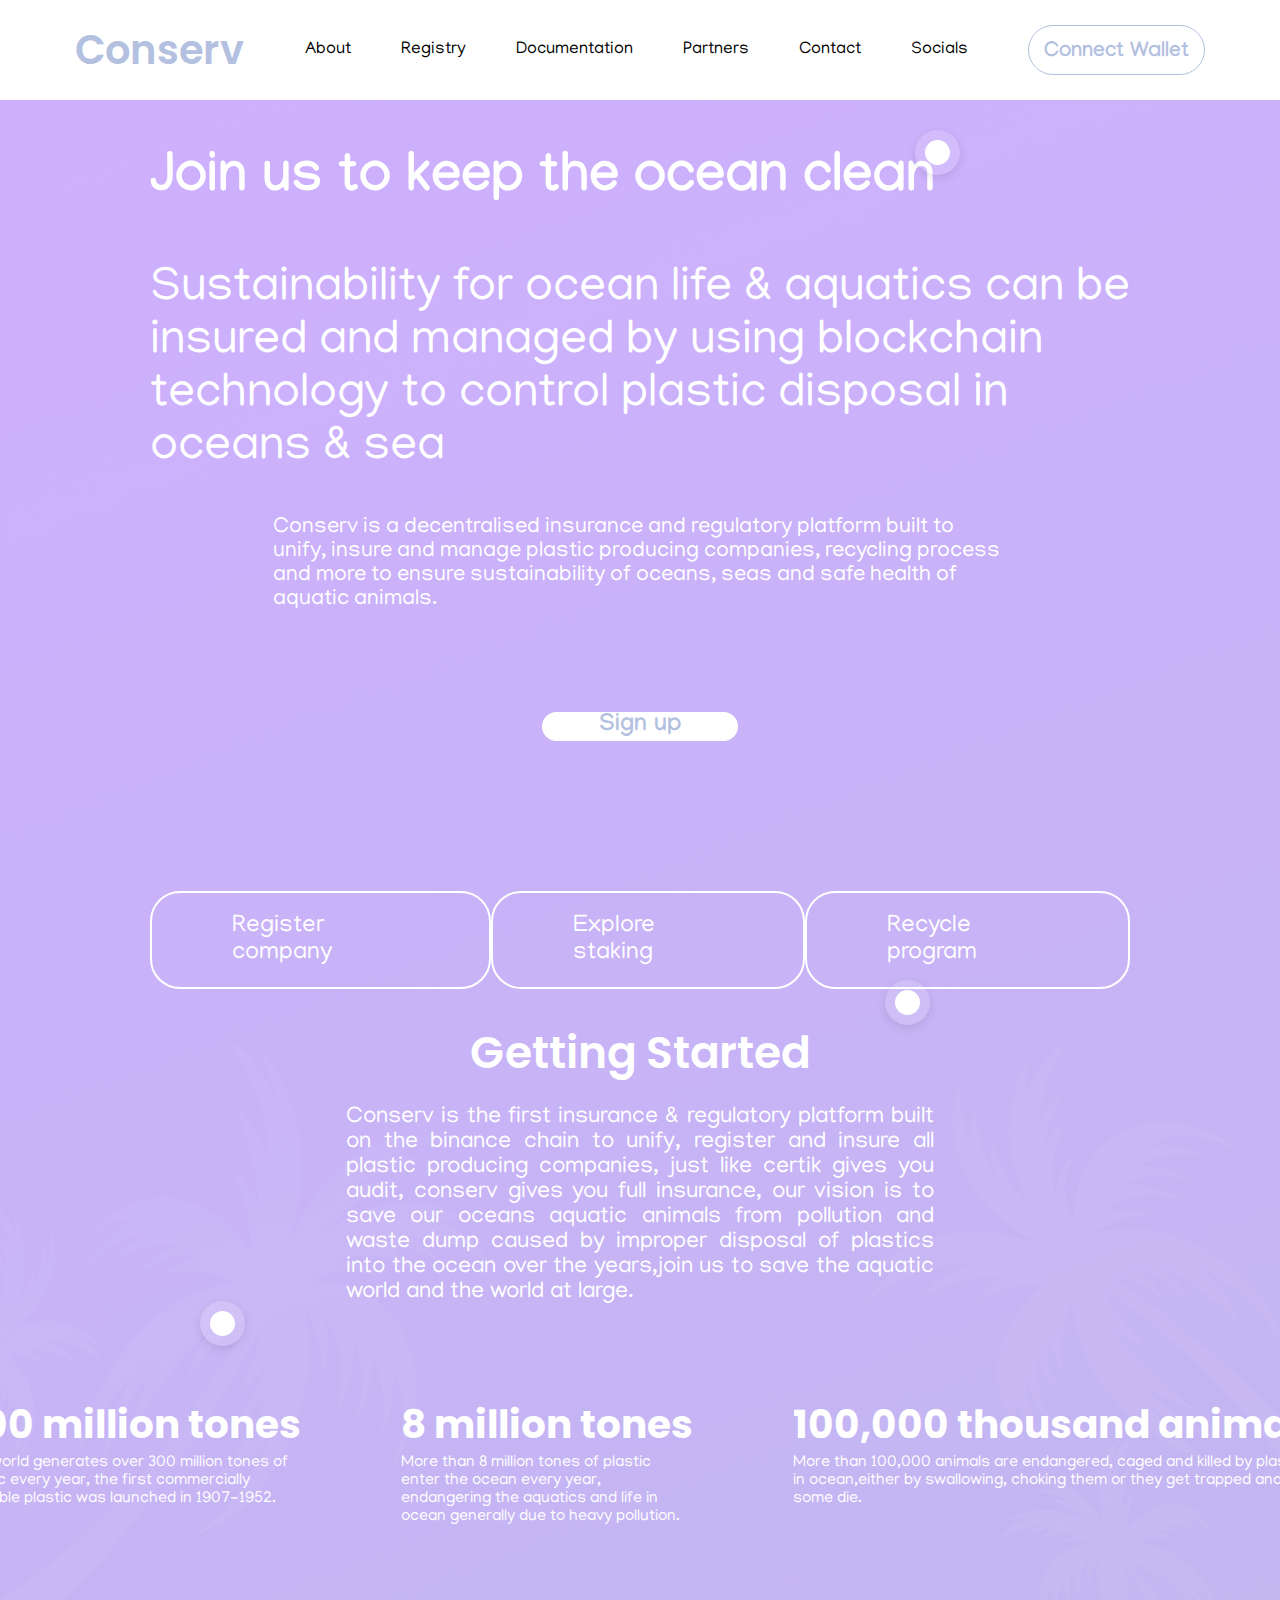
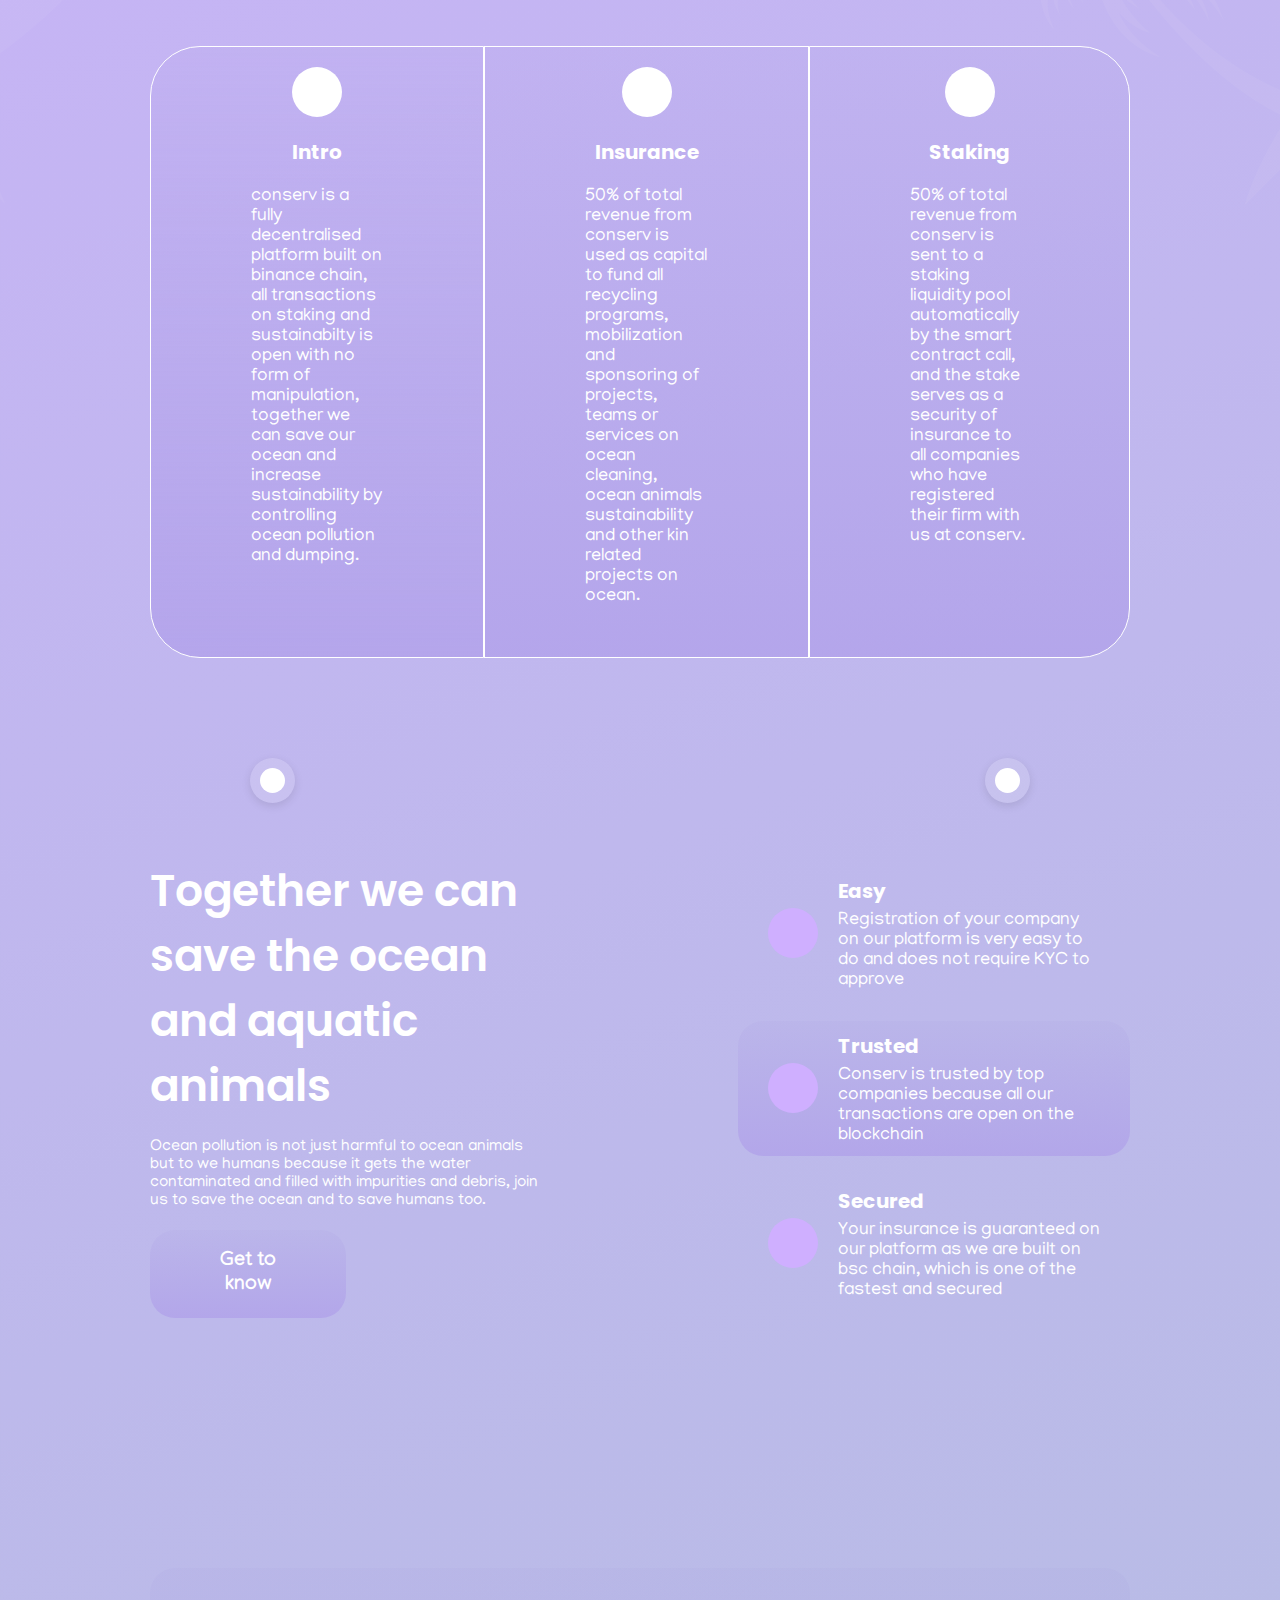
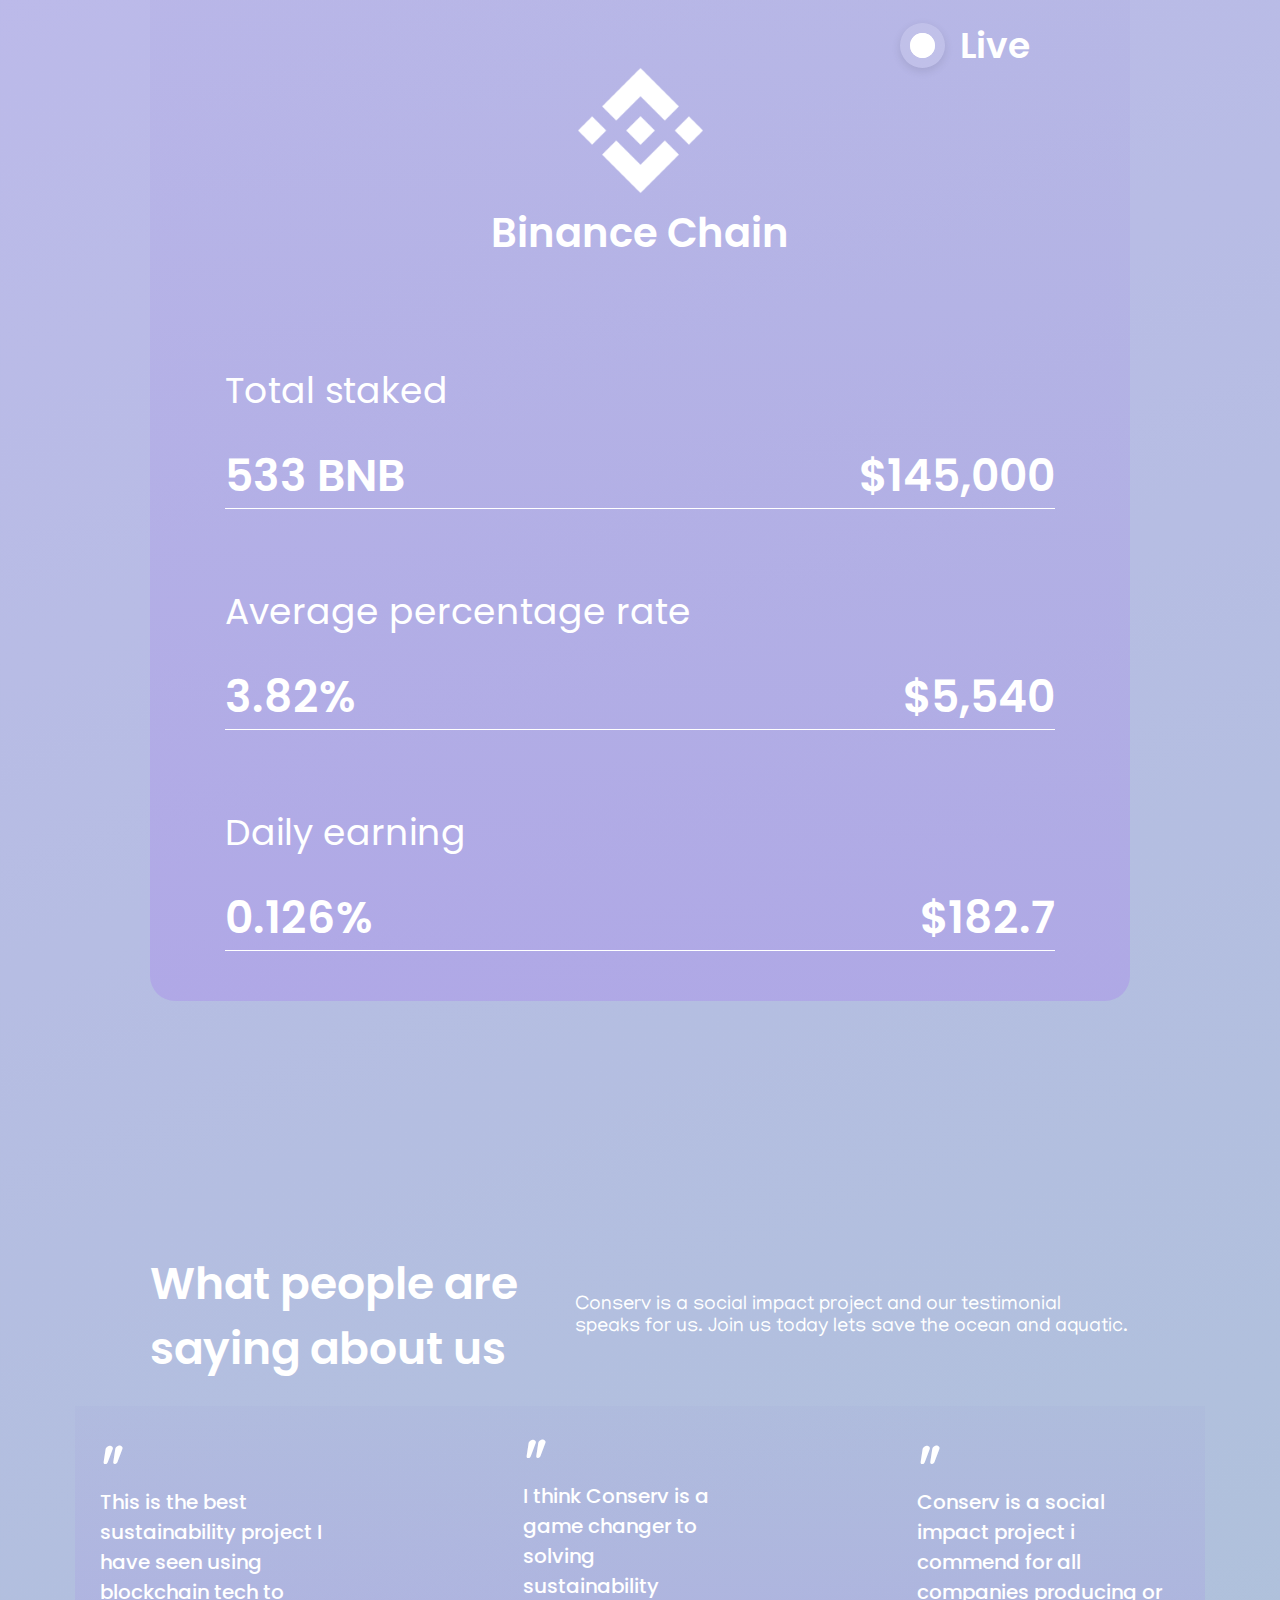
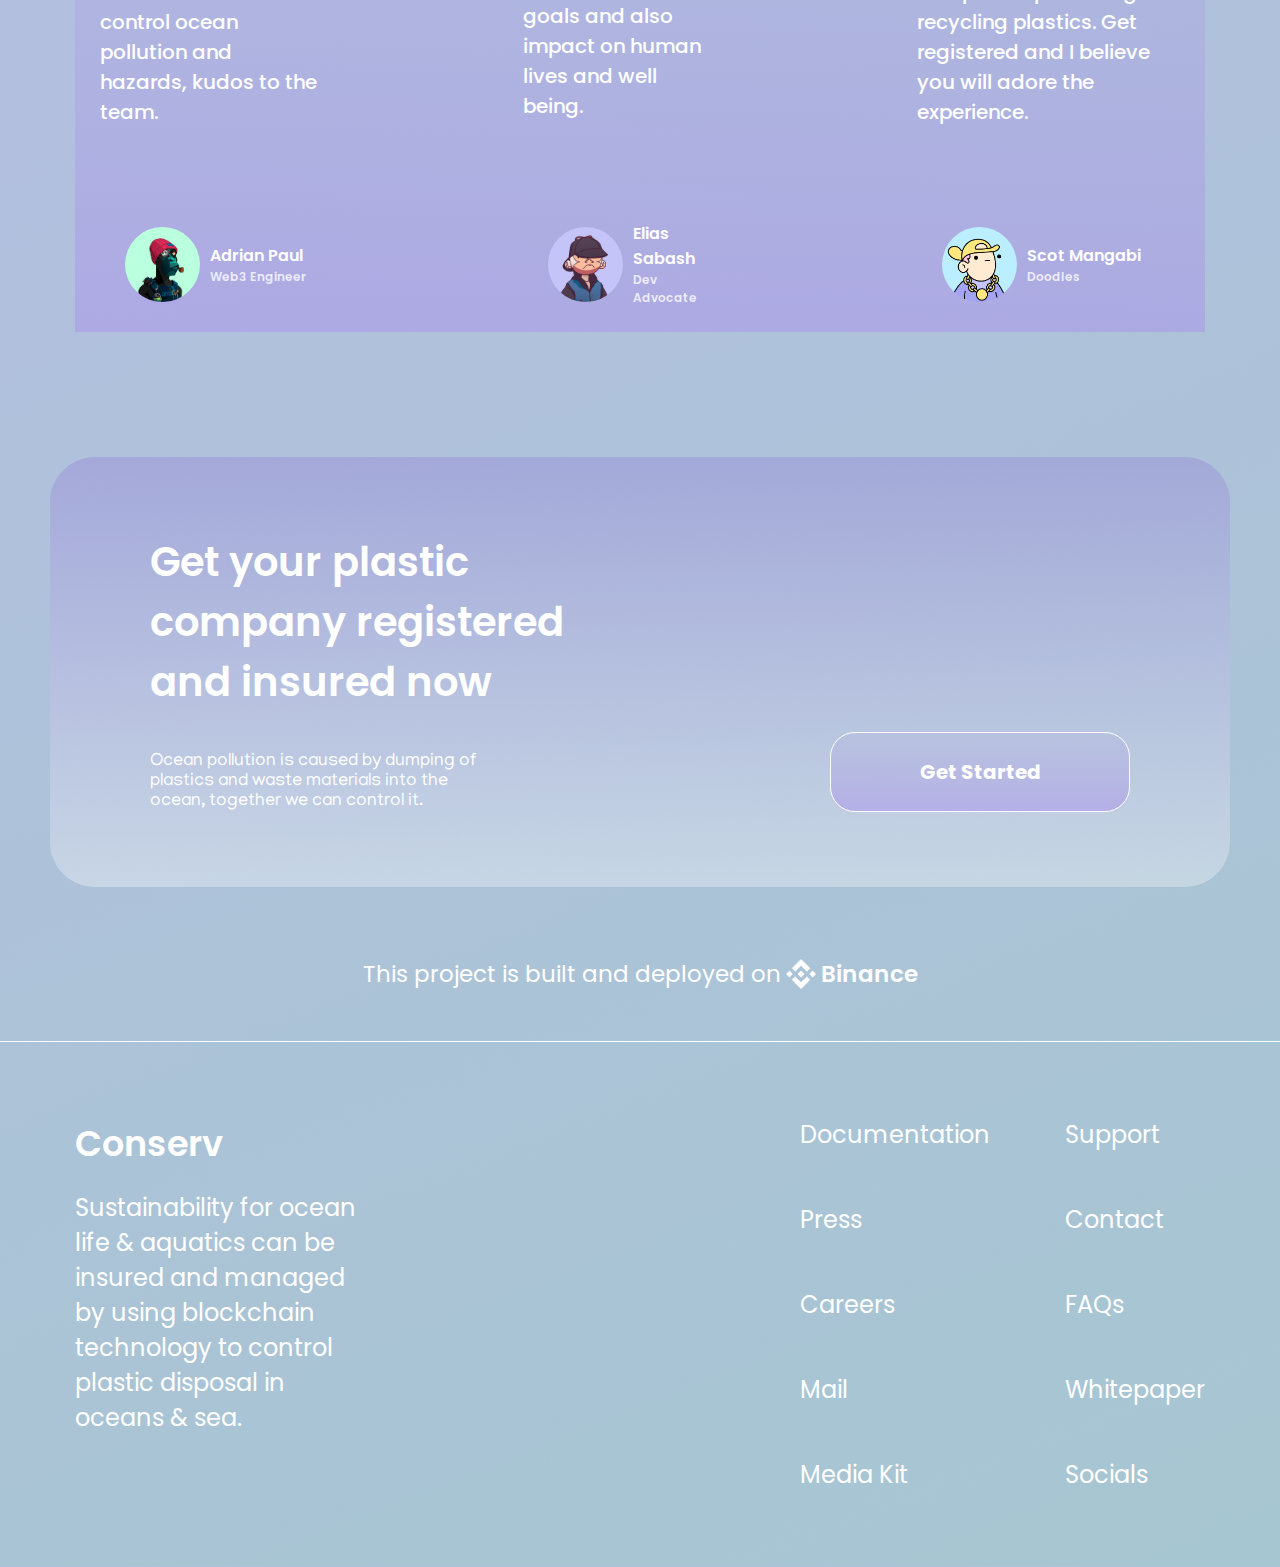
<file: index.htm>
<!DOCTYPE html>
<html lang="en">

<head>
    <meta charset="UTF-8">
    <meta http-equiv="X-UA-Compatible" content="IE=edge">
    <meta name="viewport" content="width=device-width, initial-scale=1.0">
    <title>Conserv | Welcome</title>
    <link rel="stylesheet" href="./css/style.css">
    <link rel="stylesheet" href="https://unicons.iconscout.com/release/v2.1.5/css/unicons.css">
    <link rel="preconnect" href="https://fonts.googleapis.com">
    <link rel="preconnect" href="https://fonts.gstatic.com" crossorigin>
    <link href="https://fonts.googleapis.com/css2?family=Manjari:wght@100;400;700&display=swap" rel="stylesheet">
    <link href="https://fonts.googleapis.com/css2?family=Poppins:wght@500;600;700;800&display=swap" rel="stylesheet">
</head>

<body>
    <header>
        <div class="logo">
            conserv
        </div>
        <nav class="navigation">
            <ul>
                <li>about</li>
                <!-- <li>press</li> -->
                <li>registry</li>
                <li>documentation</li>
                <!-- <li>media kit</li> -->
                <li>partners</li>
                <!-- <li>faqs</li> -->
                <li>contact</li>
                <li>socials</li>
            </ul>
        </nav>
        <div class="nav_action">
            <button>connect wallet</button>
        </div>
    </header>
    <main>
        <section class="hero">
            <i><span><i class="uil uil-plus"></i></span></i>
            <h1>join us to keep the ocean clean</h1>
            <div class="hero_texts">
                <p>
                    Sustainability for ocean life & aquatics can be insured and managed by
                    using blockchain technology to control plastic disposal in oceans & sea
                </p>
                <p>
                    Conserv is a decentralised insurance and regulatory platform built to unify, insure and manage
                    plastic producing companies, recycling process and more to ensure sustainability of oceans, seas and
                    safe health of aquatic animals.
                </p>
            </div>
            <button>Sign up</button>
            <div class="hero_actions">
                <span>register company</span>
                <span>explore staking</span>
                <span>recycle program</span>
            </div>
        </section>
        <section class="getting_started">
            <i><span><i class="uil uil-plus"></i></span></i>
            <i><span><i class="uil uil-plus"></i></span></i>
            <h2>getting started</h2>
            <p>
                Conserv is the first insurance & regulatory platform built on the binance chain to unify, register and
                insure all plastic producing companies, just like certik gives you audit, conserv gives you full
                insurance, our vision is to save our oceans aquatic animals from pollution and waste dump caused by
                improper disposal of plastics into the ocean over the years,join us to save the aquatic world and the
                world at large.
            </p>
            <span>
                <img src="./images/palm1.png">
                <img src="./images/palm2.png">
            </span>
            <div>
                <div>
                    <h3>300 million tones</h3>
                    <p>
                        The world generates over 300 million tones of plastic every year, the first commercially
                        available plastic was launched in 1907-1952.
                    </p>
                </div>
                <div>
                    <h3>8 million tones</h3>
                    <p>
                        More than 8 million tones of plastic enter the ocean every year, endangering the aquatics and
                        life in ocean generally due to heavy pollution.
                    </p>
                </div>
                <div>
                    <h3>100,000 thousand animals</h3>
                    <p>
                        More than 100,000 animals are endangered, caged and killed by plastics in ocean,either by
                        swallowing, choking them or they get trapped and some die.
                    </p>
                </div>
            </div>
        </section>
        <section class="about_top">
            <div>
                <span>
                    <i class="uil uil-padlock"></i>
                </span>
                <h4>intro</h4>
                <p>
                    conserv is a fully decentralised platform built on binance chain, all transactions on staking and
                    sustainabilty is open with no form of manipulation, together we can save our ocean and increase
                    sustainability by controlling ocean pollution and dumping.
                </p>
            </div>
            <div>
                <span>
                    <i class="uil uil-wallet"></i>
                </span>
                <h4>insurance</h4>
                <p>
                    50% of total revenue from conserv is used as capital to fund all recycling programs, mobilization
                    and sponsoring of projects, teams or services on ocean cleaning, ocean animals sustainability and
                    other kin related projects on ocean.
                </p>
            </div>
            <div>
                <span>
                    <i class="uil uil-coins"></i>
                </span>
                <h4>staking</h4>
                <p>
                    50% of total revenue from conserv is sent to a staking liquidity pool automatically by the smart
                    contract call, and the stake serves as a security of insurance to all companies who have registered
                    their firm with us at conserv.
                </p>
            </div>
        </section>
        <section class="about_bottom">
            <i><span><i class="uil uil-plus"></i></span></i>
            <i><span><i class="uil uil-plus"></i></span></i>
            <div>
                <h2>together we can save the ocean and aquatic animals</h2>
                <p>
                    Ocean pollution is not just harmful to ocean animals but to we humans because it gets the water
                    contaminated and filled with impurities and debris, join us to save the ocean and to save humans
                    too.
                </p>
                <button>get to know</button>
            </div>
            <div>
                <div>
                    <span>
                        <i class="uil uil-bolt-alt"></i>
                    </span>
                    <div>
                        <h4>easy</h4>
                        <p>
                            Registration of your company on our platform is very easy to do and does not require KYC to
                            approve
                        </p>
                    </div>
                </div>
                <div>
                    <span>
                        <i class="uil uil-shield-check"></i>
                    </span>
                    <div>
                        <h4>trusted</h4>
                        <p>
                            Conserv is trusted by top companies because all our
                            transactions are open on the blockchain
                        </p>
                    </div>
                </div>
                <div>
                    <span>
                        <i class="uil uil-padlock"></i>
                    </span>
                    <div>
                        <h4>secured</h4>
                        <p>
                            Your insurance is guaranteed on our platform as we are built
                            on bsc chain, which is one of the fastest and secured
                        </p>
                    </div>
                </div>
        </section>
        <section class="binance">
            <span>
                <i><span><i class="uil uil-plus"></i></span></i>
                live
            </span>
            <div>
                <img src="./images/binance.png" alt="binance-logo">
                <h3>binance chain</h3>
            </div>
            <div class="about_chain">
                <div>
                    <span>total staked</span>
                    <div>
                        <span>
                            533 bnb
                        </span>
                        <span>
                            $145,000
                        </span>
                    </div>
                </div>
                <div>
                    <span>average percentage rate</span>
                    <div>
                        <span>
                            3.82%
                        </span>
                        <span>
                            $5,540
                        </span>
                    </div>
                </div>
                <div>
                    <span>daily earning</span>
                    <div>
                        <span>
                            0.126%
                        </span>
                        <span>
                            $182.7
                        </span>
                    </div>
                </div>
            </div>
        </section>
        <section class="comments">
            <div class="comments_top">
                <h3>what people are saying about us</h3>
                <p>
                    Conserv is a social impact project and our testimonial
                    speaks for us. Join us today lets save the ocean and aquatic.
                </p>
            </div>
            <div class="comments_bottom">
                <div>
                    <div>
                        <span>"</span>
                        <p>
                            This is the best sustainability project I have seen using blockchain tech to control ocean
                            pollution and hazards, kudos to the team.
                        </p>
                    </div>
                    <div>
                        <img src="./images/m18.png" alt="image">
                        <div>
                            <span>adrian paul</span>
                            <span>web3 engineer</span>
                        </div>
                    </div>
                </div>
                <div>
                    <div>
                        <span>"</span>
                        <p>
                            I think Conserv is a game changer to solving sustainability goals and also impact on human
                            lives and well being.
                        </p>
                    </div>
                    <div>
                        <img src="./images/mid.png" alt="image">
                        <div>
                            <span>elias sabash</span>
                            <span>dev advocate</span>
                        </div>
                    </div>
                </div>
                <div>
                    <div>
                        <span>"</span>
                        <p>
                            Conserv is a social impact project i commend for all companies producing or recycling
                            plastics. Get registered and I believe you will adore the experience.
                        </p>
                    </div>
                    <div>
                        <img src="./images/left.png" alt="image">
                        <div>
                            <span>scot mangabi</span>
                            <span>doodles</span>
                        </div>
                    </div>
                </div>
            </div>
        </section>
        <section class="register">
            <div>
                <div class="register_left">
                    <h3>
                        get your plastic company registered and insured now
                    </h3>
                    <p>
                        Ocean pollution is caused by dumping of plastics and
                        waste materials into the ocean, together we can control it.
                    </p>
                </div>
                <div class="register_right">
                    <button id="register">get started</button>
                </div>
            </div>
            <p>
                This project is built and deployed on
                <span><img src="./images/binance.png" alt="">binance</span>
            </p>
        </section>
    </main>
    <footer>
        <div class="footer_left">
            <h3>
                conserv
            </h3>
            <p>
                Sustainability for ocean life & aquatics
                can be insured and managed by using
                blockchain technology to control plastic
                disposal in oceans & sea.
            </p>
        </div>
        <div class="footer_right">
            <ul>
                <li>documentation</li>
                <li>press</li>
                <li>careers</li>
                <li>mail</li>
                <li>media kit</li>
            </ul>
            <ul>
                <li>support</li>
                <li>contact</li>
                <li>FAQs</li>
                <li>whitepaper</li>
                <li>socials</li>
            </ul>
        </div>
    </footer>

    <script src="./js/script.js"></script>
</body>

</html>
</file>
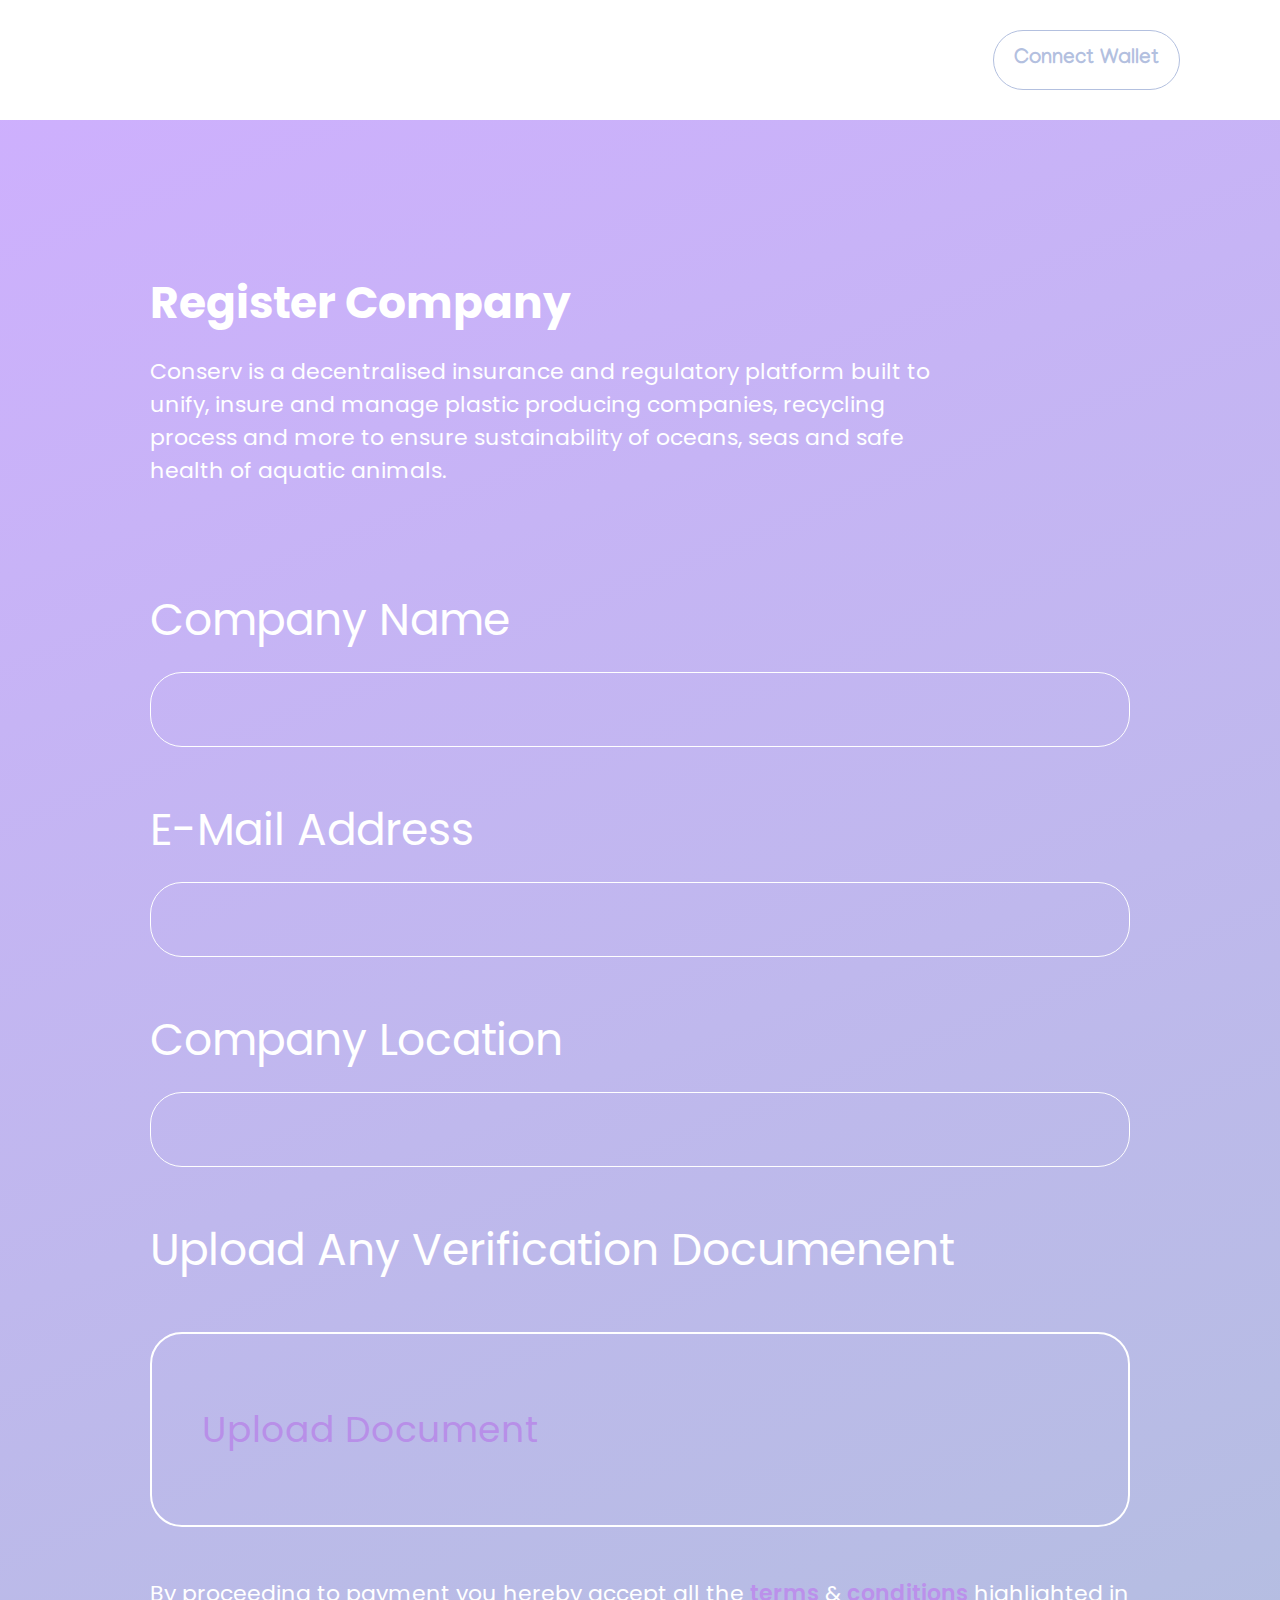
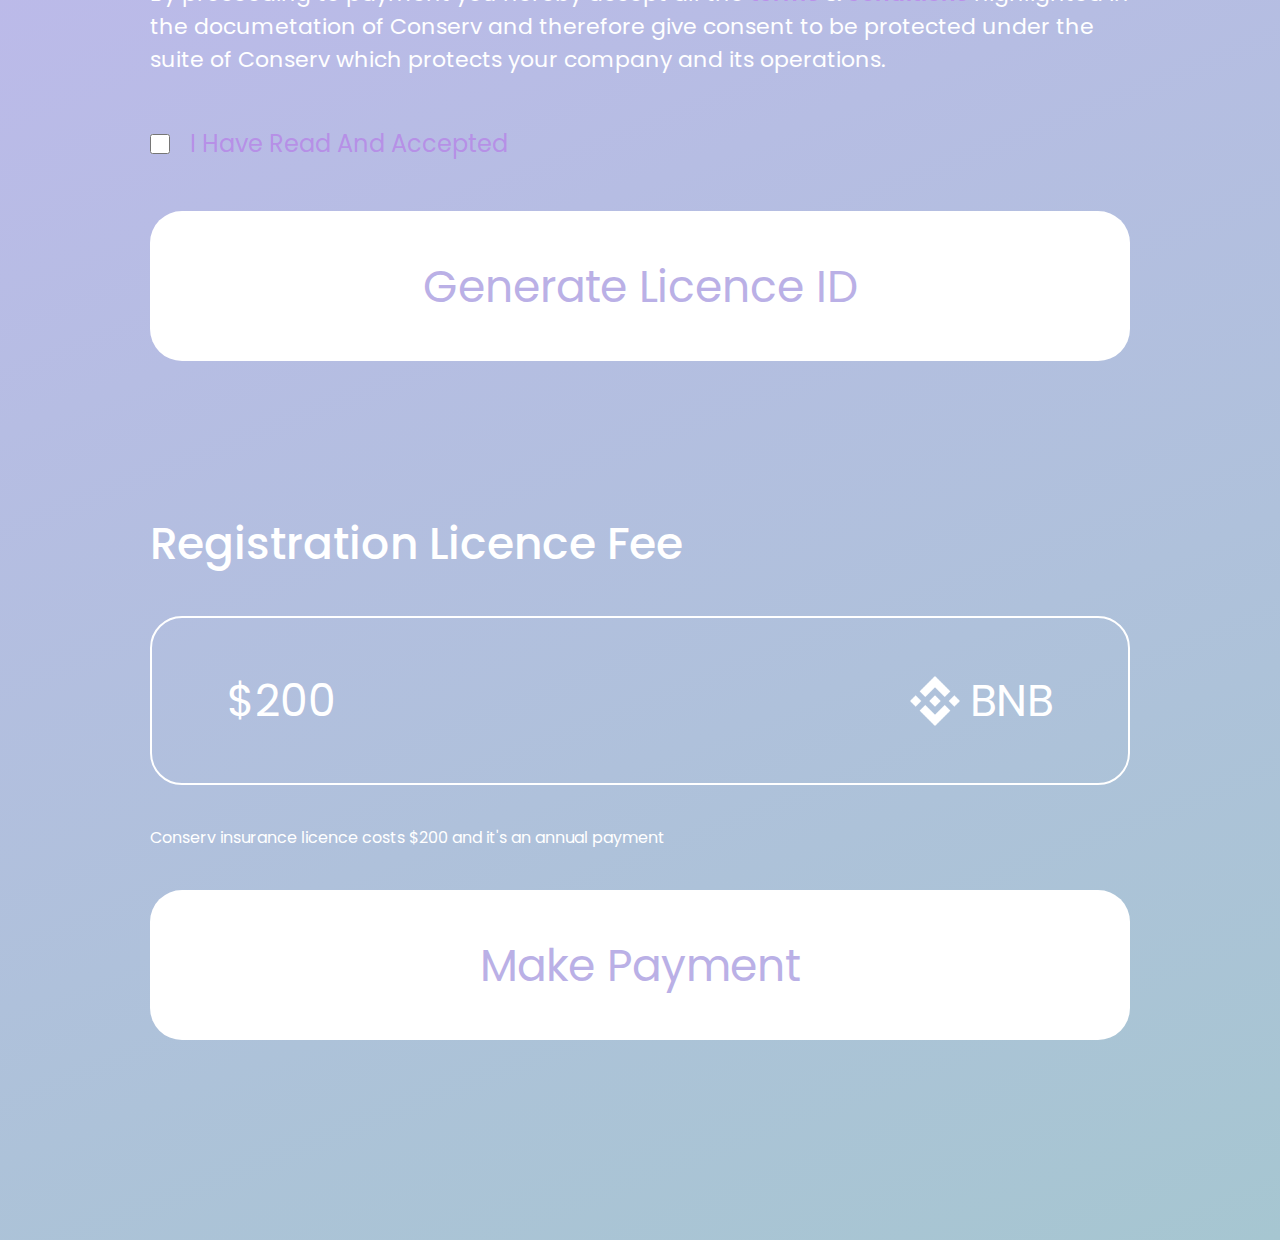
<file: pages/register.htm>
<!DOCTYPE html>
<html lang="en">

<head>
    <meta charset="UTF-8">
    <meta http-equiv="X-UA-Compatible" content="IE=edge">
    <meta name="viewport" content="width=device-width, initial-scale=1.0">
    <title>Register</title>
    <link rel="stylesheet" href="../css/register.css">
    <link rel="stylesheet" href="https://unicons.iconscout.com/release/v2.1.5/css/unicons.css">
    <link rel="preconnect" href="https://fonts.googleapis.com">
    <link rel="preconnect" href="https://fonts.gstatic.com" crossorigin>
    <link href="https://fonts.googleapis.com/css2?family=Manjari:wght@100;400;700&display=swap" rel="stylesheet">
    <link href="https://fonts.googleapis.com/css2?family=Poppins:wght@500;600;700;800&display=swap" rel="stylesheet">
</head>

<body>
    <header>
        <button>
            <span>connect wallet</span>
        </button>
    </header>
    <main>
        <h2>register company</h2>
        <p>
            Conserv is a decentralised insurance and regulatory platform built to unify, insure and manage plastic
            producing companies, recycling process and more to ensure sustainability of oceans, seas and safe health of
            aquatic animals.
        </p>
        <form action="#" class="register_company">
            <div>
                <label for="c-name">company name</label>
                <input type="text" id="c-name">
            </div>
            <div>
                <label for="c-mail">e-mail address</label>
                <input type="text" id="c-mail">
            </div>
            <div>
                <label for="c-location">company location</label>
                <textarea id="c-location"></textarea>
            </div>
            <div>
                <label for="upload">upload any verification documenent</label>
                <div>
                    <input type="file" id="upload">
                    <label for="upload">upload document</label>
                    <i class="uil uil-file-upload"></i>
                </div>
            </div>
            <p>
                By proceeding to payment you hereby accept all the <span>terms</span> & <span>conditions</span>
                highlighted in the documetation of Conserv and therefore give consent to be protected under the suite of
                Conserv which protects your company and its operations.
            </p>
            <div>
                <input type="checkbox" id="terms">
                <label for="terms">i have read and accepted</label>
            </div>
            <a href="#notification" id="generate">
                generate licence ID
            </a>
        </form>
        <form action="#" class="license_fee">
            <h2>registration licence fee</h2>
            <div>
                <span>$200</span>
                <span>
                    <img src="../images/binance.png" alt=""> bnb
                </span>
            </div>
            <p>Conserv insurance licence costs $200 and it's an annual payment</p>
            <button>
                make payment
            </button>
        </form>
    </main>
    <section class="notification" id="notification">
        <div>
            <a href="#"><i class="uim uim-times-circle"></i></a>
            <div>
                <h3>license ID: <span id="id-number">1376531</span></h3>
                <i class="uil uil-check-circle"></i>
                <span>ID successfully generated</span>
            </div>
        </div>
    </section>
    <script src="https://unicons.iconscout.com/release/v4.0.0/script/monochrome/bundle.js"></script>
    <script src="../js/register.js"></script>
</body>

</html>
</file>
<file: css/style.css>
* {
  margin: 0;
  padding: 0;
  box-sizing: border-box;
  font-family: "Manjari", sans-serif;
}

body {
  background: linear-gradient(158.72deg, #CFAFFF 0%, #A6C6D1 100%);
}

header {
  display: flex;
  justify-content: space-between;
  align-items: center;
  padding: 20px 75px;
  background-color: rgb(255, 255, 255);
}
header .logo {
  font-size: 2.5rem;
  font-family: "Poppins", sans-serif;
  font-weight: 600;
  text-transform: capitalize;
  cursor: pointer;
  color: rgb(179, 192, 223);
}
header .navigation {
  display: flex;
  align-items: center;
  justify-content: center;
}
header .navigation ul {
  list-style-type: none;
  display: flex;
  gap: 50px;
}
header .navigation ul li {
  text-transform: capitalize;
  font-size: 1.0625rem;
  font-weight: 400;
  cursor: pointer;
}
header .nav_action button {
  height: 50px;
  padding: 15px;
  border-radius: 50px;
  font-weight: 700;
  font-size: 1.3125rem;
  text-transform: capitalize;
  border: 1px solid rgb(179, 192, 223);
  background-color: white;
  color: rgb(179, 192, 223);
  cursor: pointer;
}

main {
  color: rgb(255, 255, 255);
}
main .hero {
  padding: 50px 150px;
  display: flex;
  flex-direction: column;
  align-items: center;
  gap: 50px;
  height: 100vh;
  position: relative;
}
main .hero > i {
  position: absolute;
  right: 25%;
  top: 30px;
  height: 45px;
  width: 45px;
  display: flex;
  align-items: center;
  justify-content: center;
  font-style: normal;
  border-radius: 50%;
  background-color: rgba(255, 255, 255, 0.15);
  box-shadow: 0 3px 10px rgba(0, 0, 0, 0.1);
}
main .hero > i span {
  background-color: rgb(255, 255, 255);
  color: #21A5B5;
  border-radius: 50%;
  height: 25px;
  width: 25px;
  display: flex;
  align-items: center;
  justify-content: center;
  overflow: hidden;
}
main .hero > i span i {
  padding-top: 3px;
  border: transparent;
  font-size: 1.2rem;
  background-color: inherit;
}
main .hero h1 {
  font-size: 3.4375rem;
  font-weight: 700;
  width: 100%;
  align-items: flex-start;
}
main .hero h1::first-letter {
  text-transform: capitalize;
}
main .hero .hero_texts {
  display: flex;
  align-items: center;
  gap: 40px;
  flex-direction: column;
}
main .hero .hero_texts p:nth-of-type(1) {
  font-size: 3rem;
  font-weight: 400;
}
main .hero .hero_texts p:nth-of-type(2) {
  font-size: 1.375rem;
  width: 75%;
}
main .hero button {
  display: flex;
  align-items: center;
  justify-content: center;
  height: 50px;
  width: 20%;
  font-size: 1.5rem;
  border-radius: 25px;
  cursor: pointer;
  border: none;
  font-weight: 400;
  color: rgb(179, 192, 223);
  background-color: rgb(255, 255, 255);
  font-weight: 700;
  margin-top: 50px;
}
main .hero .hero_actions {
  display: flex;
  justify-content: space-evenly;
  width: 100%;
  margin-top: 100px;
}
main .hero .hero_actions span {
  border: 2px solid;
  padding: 20px 80px;
  font-weight: 400;
  font-size: 1.5rem;
  border-radius: 30px;
}
main .hero .hero_actions span::first-letter {
  text-transform: capitalize;
}
main .getting_started {
  display: flex;
  align-items: center;
  flex-direction: column;
  justify-content: center;
  padding: 20px 150px;
  gap: 20px;
  position: relative;
}
main .getting_started > i {
  position: absolute;
  height: 45px;
  width: 45px;
  display: flex;
  align-items: center;
  justify-content: center;
  font-style: normal;
  border-radius: 50%;
  background-color: rgba(255, 255, 255, 0.15);
  box-shadow: 0 3px 10px rgba(0, 0, 0, 0.1);
}
main .getting_started > i:nth-of-type(1) {
  left: 200px;
  bottom: 200px;
}
main .getting_started > i:nth-of-type(2) {
  right: 350px;
  top: -20px;
}
main .getting_started > i span {
  background-color: rgb(255, 255, 255);
  color: #21A5B5;
  border-radius: 50%;
  height: 25px;
  width: 25px;
  display: flex;
  align-items: center;
  justify-content: center;
  overflow: hidden;
}
main .getting_started > i span i {
  padding-top: 3px;
  border: transparent;
  font-size: 1.2rem;
  background-color: inherit;
}
main .getting_started h2 {
  text-transform: capitalize;
  font-weight: 600;
  font-size: 2.75rem;
  font-family: "Poppins", sans-serif;
}
main .getting_started > p {
  text-align: justify;
  width: min(60%, 1200px);
  font-size: 1.4375rem;
}
main .getting_started > span {
  position: absolute;
  top: 40px;
  width: 100%;
  display: flex;
  justify-content: space-between;
}
main .getting_started > div {
  display: flex;
  margin-top: 70px;
  justify-content: space-between;
  gap: 100px;
}
main .getting_started > div div {
  display: flex;
  flex-direction: column;
}
main .getting_started > div div h3 {
  font-size: 2.4375rem;
  font-weight: 700;
  font-family: "Poppins", sans-serif;
  white-space: nowrap;
}
main .getting_started > div div p {
  font-weight: 400;
  font-size: 1rem;
}
main .about_top {
  padding: 100px 150px;
  display: flex;
}
main .about_top > div {
  padding: 20px 100px 50px 100px;
  display: flex;
  flex-direction: column;
  align-items: center;
  gap: 20px;
  border: 1px solid;
  background: linear-gradient(180deg, rgba(105, 79, 192, 0.03) 0%, rgba(172, 153, 233, 0.59) 100%);
}
main .about_top > div:nth-of-type(1) {
  border-top-left-radius: 50px;
  border-bottom-left-radius: 50px;
}
main .about_top > div:nth-of-type(3) {
  border-top-right-radius: 50px;
  border-bottom-right-radius: 50px;
}
main .about_top > div span {
  display: flex;
  align-items: center;
  justify-content: center;
  height: 50px;
  width: 50px;
  border-radius: 50%;
  background-color: rgb(255, 255, 255);
  color: black;
}
main .about_top > div span i {
  font-size: 2rem;
}
main .about_top > div h4 {
  font-family: "Poppins", sans-serif;
  font-weight: 700;
  font-size: 1.25rem;
  text-transform: capitalize;
}
main .about_top > div p {
  font-size: 1.125rem;
  font-weight: 400;
}
main .about_bottom {
  position: relative;
  padding: 100px 150px;
  display: flex;
  justify-content: space-between;
  width: 100%;
}
main .about_bottom > i {
  position: absolute;
  top: 0;
  height: 45px;
  width: 45px;
  display: flex;
  align-items: center;
  justify-content: center;
  font-style: normal;
  border-radius: 50%;
  background-color: rgba(255, 255, 255, 0.15);
  box-shadow: 0 3px 10px rgba(0, 0, 0, 0.1);
}
main .about_bottom > i:nth-of-type(1) {
  left: 250px;
}
main .about_bottom > i:nth-of-type(2) {
  right: 250px;
}
main .about_bottom > i span {
  background-color: rgb(255, 255, 255);
  color: #21A5B5;
  border-radius: 50%;
  height: 25px;
  width: 25px;
  display: flex;
  align-items: center;
  justify-content: center;
  overflow: hidden;
}
main .about_bottom > i span i {
  padding-top: 3px;
  border: transparent;
  font-size: 1.2rem;
  background-color: inherit;
}
main .about_bottom > div {
  width: 40%;
  display: flex;
  flex-direction: column;
  gap: 20px;
}
main .about_bottom > div:nth-of-type(1) {
  align-items: flex-start;
  justify-content: space-evenly;
}
main .about_bottom > div:nth-of-type(1) h2 {
  font-family: "Poppins", sans-serif;
  font-size: 2.75rem;
  font-weight: 600;
}
main .about_bottom > div:nth-of-type(1) h2::first-letter {
  text-transform: capitalize;
}
main .about_bottom > div:nth-of-type(1) button {
  width: 50%;
  padding: 20px 50px;
  border: none;
  border-radius: 25px;
  font-size: 1.25rem;
  font-weight: 700;
  color: rgb(255, 255, 255);
  background: linear-gradient(180deg, rgba(105, 79, 192, 0.03) 0%, rgba(172, 153, 233, 0.59) 100%);
  cursor: pointer;
}
main .about_bottom > div:nth-of-type(1) button::first-letter {
  text-transform: capitalize;
}
main .about_bottom > div:nth-of-type(2) {
  justify-content: center;
  align-items: center;
}
main .about_bottom > div:nth-of-type(2) > div {
  padding: 10px 30px;
  display: flex;
  gap: 20px;
  align-items: center;
  justify-content: center;
}
main .about_bottom > div:nth-of-type(2) > div:nth-of-type(2) {
  background: linear-gradient(180deg, rgba(105, 79, 192, 0.03) 0%, rgba(172, 153, 233, 0.59) 100%);
  border-radius: 25px;
}
main .about_bottom > div:nth-of-type(2) > div > span {
  display: flex;
  position: relative;
  background-color: #CFAFFF;
  align-items: center;
  justify-content: center;
  min-height: 50px;
  min-width: 50px;
  border-radius: 50%;
}
main .about_bottom > div:nth-of-type(2) > div > span i {
  font-size: 2rem;
  color: rgb(255, 255, 255);
  display: flex;
  align-items: center;
  justify-content: center;
}
main .about_bottom > div:nth-of-type(2) > div > div {
  display: flex;
  flex-direction: column;
  align-items: flex-start;
  gap: 5px;
}
main .about_bottom > div:nth-of-type(2) > div > div > h4 {
  text-transform: capitalize;
  font-family: "Poppins", sans-serif;
  font-weight: 700;
  font-size: 1.25rem;
}
main .about_bottom > div:nth-of-type(2) > div > div > p {
  font-size: 1.125rem;
}
main .binance {
  margin: 150px;
  position: relative;
  padding: 50px 75px;
  display: flex;
  flex-direction: column;
  align-items: center;
  gap: 100px;
  background: linear-gradient(180deg, rgba(105, 79, 192, 0.03) 0%, rgba(172, 153, 233, 0.59) 100%);
  border-radius: 25px;
}
main .binance > span {
  position: absolute;
  right: 100px;
  top: 50px;
  font-family: "Poppins", sans-serif;
  font-size: 2.25rem;
  text-transform: capitalize;
  font-weight: 600;
  display: flex;
  align-items: center;
  gap: 15px;
}
main .binance > span i {
  height: 45px;
  width: 45px;
  display: flex;
  align-items: center;
  justify-content: center;
  font-style: normal;
  border-radius: 50%;
  background-color: rgba(255, 255, 255, 0.15);
  box-shadow: 0 3px 10px rgba(0, 0, 0, 0.1);
}
main .binance > span i span {
  background-color: rgb(255, 255, 255);
  color: #21A5B5;
  border-radius: 50%;
  height: 25px;
  width: 25px;
  display: flex;
  align-items: center;
  justify-content: center;
  overflow: hidden;
}
main .binance > span i span i {
  border: transparent;
  font-size: 1.2rem;
  background-color: inherit;
}
main .binance > div:nth-of-type(1) {
  display: flex;
  flex-direction: column;
  align-items: center;
  justify-content: center;
  gap: 10px;
  margin-top: 50px;
}
main .binance > div:nth-of-type(1) img {
  height: 125px;
  width: 125px;
}
main .binance > div:nth-of-type(1) h3 {
  font-weight: 600;
  font-family: "Poppins", sans-serif;
  font-size: 2.5rem;
  text-transform: capitalize;
}
main .binance .about_chain {
  width: 100%;
  display: flex;
  flex-direction: column;
  gap: 75px;
}
main .binance .about_chain > div {
  display: flex;
  flex-direction: column;
  gap: 25px;
  border-bottom: 1px solid white;
}
main .binance .about_chain > div > span {
  font-size: 2.25rem;
  font-family: "Poppins", sans-serif;
  font-weight: 400;
}
main .binance .about_chain > div > span::first-letter {
  text-transform: capitalize;
}
main .binance .about_chain > div > div {
  display: flex;
  justify-content: space-between;
}
main .binance .about_chain > div > div span {
  font-size: 2.75rem;
  text-transform: uppercase;
  font-weight: 600;
  font-family: "Poppins", sans-serif;
}
main .comments .comments_top {
  padding: 100px 150px 0px 150px;
  display: flex;
  align-items: center;
  justify-content: space-between;
}
main .comments .comments_top h3 {
  font-family: "Poppins", sans-serif;
  font-size: 2.75rem;
  font-weight: 600;
  width: 375px;
}
main .comments .comments_top h3::first-letter {
  text-transform: capitalize;
}
main .comments .comments_top p {
  width: 555px;
  font-weight: 400;
  font-size: 1.25rem;
}
main .comments .comments_bottom {
  margin: 25px 75px 75px 75px;
  padding: 25px;
  display: flex;
  align-items: center;
  justify-content: space-evenly;
  gap: 200px;
  background: linear-gradient(180deg, rgba(105, 79, 192, 0.03) 0%, rgba(172, 153, 233, 0.59) 100%);
}
main .comments .comments_bottom > div {
  display: flex;
  flex-direction: column;
  gap: 100px;
}
main .comments .comments_bottom > div > div:nth-of-type(1) {
  position: relative;
}
main .comments .comments_bottom > div > div:nth-of-type(1) span {
  font-size: 5rem;
  position: absolute;
  font-family: "Manjari", sans-serif;
  font-style: italic;
  left: -10px;
}
main .comments .comments_bottom > div > div:nth-of-type(1) p {
  padding-top: 50px;
  font-size: 1.25rem;
  font-family: "Poppins", sans-serif;
  font-weight: 500;
}
main .comments .comments_bottom > div > div:nth-of-type(2) {
  display: flex;
  gap: 10px;
  align-items: center;
  padding-left: 25px;
}
main .comments .comments_bottom > div > div:nth-of-type(2) img {
  height: 75px;
  width: 75px;
  border-radius: 50%;
}
main .comments .comments_bottom > div > div:nth-of-type(2) > div {
  display: flex;
  flex-direction: column;
}
main .comments .comments_bottom > div > div:nth-of-type(2) > div span {
  font-family: "Poppins", sans-serif;
  font-weight: 600;
  text-transform: capitalize;
}
main .comments .comments_bottom > div > div:nth-of-type(2) > div span:nth-of-type(1) {
  font-size: 1rem;
}
main .comments .comments_bottom > div > div:nth-of-type(2) > div span:nth-of-type(2) {
  font-size: 0.75rem;
  color: rgba(255, 255, 255, 0.78);
}
main .register {
  display: flex;
  align-items: center;
  justify-content: center;
  flex-direction: column;
  gap: 20px;
}
main .register > div {
  padding: 75px 100px;
  margin: 50px;
  background: linear-gradient(180deg, rgba(105, 79, 192, 0.03) 0%, rgba(140, 118, 214, 0.324583) 0%, rgba(254, 254, 255, 0.324583) 99.99%, rgba(172, 153, 233, 0.59) 100%);
  border-radius: 45px;
  display: flex;
  justify-content: space-between;
}
main .register > div .register_left {
  width: 50%;
  display: flex;
  flex-direction: column;
  gap: 40px;
}
main .register > div .register_left h3 {
  font-family: "Poppins", sans-serif;
  font-weight: 600;
  font-size: 2.5rem;
}
main .register > div .register_left h3::first-letter {
  text-transform: uppercase;
}
main .register > div .register_left p {
  font-weight: 400;
  font-size: 1.125rem;
  width: 69%;
}
main .register > div .register_right {
  display: flex;
  align-items: flex-end;
}
main .register > div .register_right button {
  height: 80px;
  width: 300px;
  font-size: 20px;
  font-family: "Poppins", sans-serif;
  font-weight: 700;
  color: rgb(255, 255, 255);
  border: 1px solid white;
  background: linear-gradient(180deg, rgba(105, 79, 192, 0.03) 0%, rgba(172, 153, 233, 0.59) 100%);
  border-radius: 25px;
  text-transform: capitalize;
  cursor: pointer;
}
main .register > p {
  display: flex;
  align-items: center;
  gap: 5px;
  font-family: "Poppins", sans-serif;
  font-size: 1.4375rem;
}
main .register > p span {
  display: flex;
  align-items: center;
  gap: 5px;
  text-transform: capitalize;
  font-weight: 600;
  font-family: "Poppins", sans-serif;
}
main .register > p span img {
  width: 30px;
  height: 30px;
}

footer {
  border-top: 1px solid white;
  margin-top: 50px;
  padding: 75px;
  display: flex;
  justify-content: space-between;
  color: white;
}
footer .footer_left {
  display: flex;
  flex-direction: column;
  gap: 20px;
}
footer .footer_left h3 {
  font-family: "Poppins", sans-serif;
  text-transform: capitalize;
  font-weight: 600;
  font-size: 2.1875rem;
}
footer .footer_left p {
  font-family: "Poppins", sans-serif;
  width: 40%;
  font-size: 1.5rem;
}
footer .footer_right {
  display: flex;
  gap: 75px;
}
footer .footer_right ul {
  list-style-type: none;
  display: flex;
  gap: 50px;
  flex-direction: column;
  text-transform: capitalize;
}
footer .footer_right ul li {
  font-family: "Poppins", sans-serif;
  font-size: 1.5rem;
  cursor: pointer;
}/*# sourceMappingURL=style.css.map */
</file>
<file: css/register.css>
* {
  margin: 0;
  padding: 0;
  box-sizing: border-box;
  font-family: "Manjari", sans-serif;
}

body {
  background: linear-gradient(158.72deg, #CFAFFF 0%, #A6C6D1 100%);
}

header {
  background-color: rgb(255, 255, 255);
  height: 120px;
  display: flex;
  align-items: center;
  justify-content: flex-end;
  padding: 20px 100px;
}
header button {
  justify-content: flex-end;
  height: 60px;
  padding: 0 20px;
  background-color: rgb(255, 255, 255);
  border: 1px solid rgb(179, 192, 223);
  border-radius: 32px;
}
header button span {
  font-weight: 700;
  text-transform: capitalize;
  font-size: 1.3125rem;
  color: rgb(179, 192, 223);
}

main {
  padding: 150px;
  color: white;
}
main > h2 {
  text-transform: capitalize;
  font-size: 2.75rem;
  font-family: "Poppins", sans-serif;
}
main > p {
  font-family: "Poppins", sans-serif;
  font-weight: 400;
  font-size: 1.375rem;
  width: 80%;
  margin-top: 20px;
}
main .register_company {
  margin: 100px 0;
  display: flex;
  flex-direction: column;
  gap: 50px;
}
main .register_company > div {
  display: flex;
  flex-direction: column;
  gap: 20px;
}
main .register_company > div label {
  font-family: "Poppins", sans-serif;
  font-size: 2.75rem;
  font-weight: 400;
  text-transform: capitalize;
}
main .register_company > div input,
main .register_company > div textarea {
  background-color: transparent;
  border: 1px solid white;
  height: 75px;
  border-radius: 32px;
  resize: none;
  outline: none;
  width: 100%;
}
main .register_company > div:nth-of-type(4) > div {
  display: flex;
  align-items: center;
  justify-content: space-between;
  position: relative;
  height: 195px;
  padding: 0 50px;
  border: 2px solid white;
  border-radius: 32px;
  margin-top: 30px;
}
main .register_company > div:nth-of-type(4) > div input {
  border: none;
  border-radius: 0;
  display: none;
}
main .register_company > div:nth-of-type(4) > div label {
  font-size: 2.25rem;
  color: rgba(182, 118, 232, 0.65);
  cursor: pointer;
}
main .register_company > div:nth-of-type(4) > div i {
  font-size: 3rem;
}
main .register_company > div:last-of-type {
  flex-direction: row;
  align-items: center;
}
main .register_company > div:last-of-type input {
  height: 20px;
  width: 20px;
  accent-color: rgba(182, 118, 232, 0.65);
}
main .register_company > div:last-of-type label {
  font-size: 1.5rem;
  color: rgba(182, 118, 232, 0.65);
}
main .register_company > p {
  font-size: 1.375rem;
  font-family: "Poppins", sans-serif;
}
main .register_company > p span {
  font-family: inherit;
  color: rgb(187, 144, 235);
  cursor: pointer;
  font-weight: 600;
}
main .register_company > a {
  height: 150px;
  border-radius: 32px;
  background-color: rgb(255, 255, 255);
  outline: none;
  border: none;
  font-family: "Poppins", sans-serif;
  font-weight: 400;
  font-size: 2.75rem;
  text-transform: capitalize;
  color: rgb(186, 176, 230);
  cursor: pointer;
  display: flex;
  align-items: center;
  justify-content: center;
  text-decoration: none;
}
main .license_fee {
  padding: 50px 0;
}
main .license_fee h2 {
  font-family: "Poppins", sans-serif;
  font-weight: 500;
  font-size: 2.75rem;
  text-transform: capitalize;
}
main .license_fee div {
  display: flex;
  align-items: center;
  justify-content: space-between;
  border: 2px solid white;
  padding: 50px 75px;
  border-radius: 32px;
  margin: 40px 0;
}
main .license_fee div span {
  display: flex;
  align-items: center;
  justify-content: center;
  font-size: 2.75rem;
  text-transform: uppercase;
  font-family: "Poppins", sans-serif;
  gap: 10px;
}
main .license_fee div span img {
  width: 50px;
  height: 50px;
}
main .license_fee p {
  font-family: "Poppins", sans-serif;
  font-weight: 400;
  font-style: 1.375rem;
}
main .license_fee button {
  margin-top: 40px;
  height: 150px;
  border-radius: 32px;
  background-color: rgb(255, 255, 255);
  outline: none;
  border: none;
  font-family: "Poppins", sans-serif;
  font-weight: 400;
  font-size: 2.75rem;
  text-transform: capitalize;
  color: rgb(186, 176, 230);
  cursor: pointer;
  width: 100%;
}

.notification {
  position: fixed;
  bottom: 0;
  height: 100vh;
  width: 100vw;
  display: flex;
  align-items: center;
  justify-content: center;
  background-color: rgba(0, 0, 0, 0.5);
  display: none;
}
.notification > div {
  position: relative;
  background-color: rgb(255, 255, 255);
  width: 70%;
  padding: 100px;
}
.notification > div > a {
  position: absolute;
  right: 25px;
  top: 25px;
  text-decoration: none;
  font-size: 3rem;
  color: rgba(182, 118, 232, 0.65);
}
.notification > div > div {
  padding: 50px 75px;
  display: flex;
  flex-direction: column;
  align-items: center;
  gap: 30px;
  border: 2px solid rgb(188, 176, 232);
  border-radius: 32px;
}
.notification > div > div h3 {
  font-size: 2.5rem;
  font-family: "Poppins", sans-serif;
  text-transform: capitalize;
  color: rgb(187, 144, 235);
}
.notification > div > div h3 span {
  font-family: inherit;
  font-size: inherit;
  color: inherit;
  font-weight: 400;
}
.notification > div > div i {
  font-size: 5rem;
  color: rgb(53, 214, 146);
}
.notification > div > div span {
  color: rgb(53, 214, 146);
  font-size: 1.5625rem;
  font-family: "Poppins", sans-serif;
  text-transform: capitalize;
}
.notification:target {
  display: flex;
}/*# sourceMappingURL=register.css.map */
</file>
